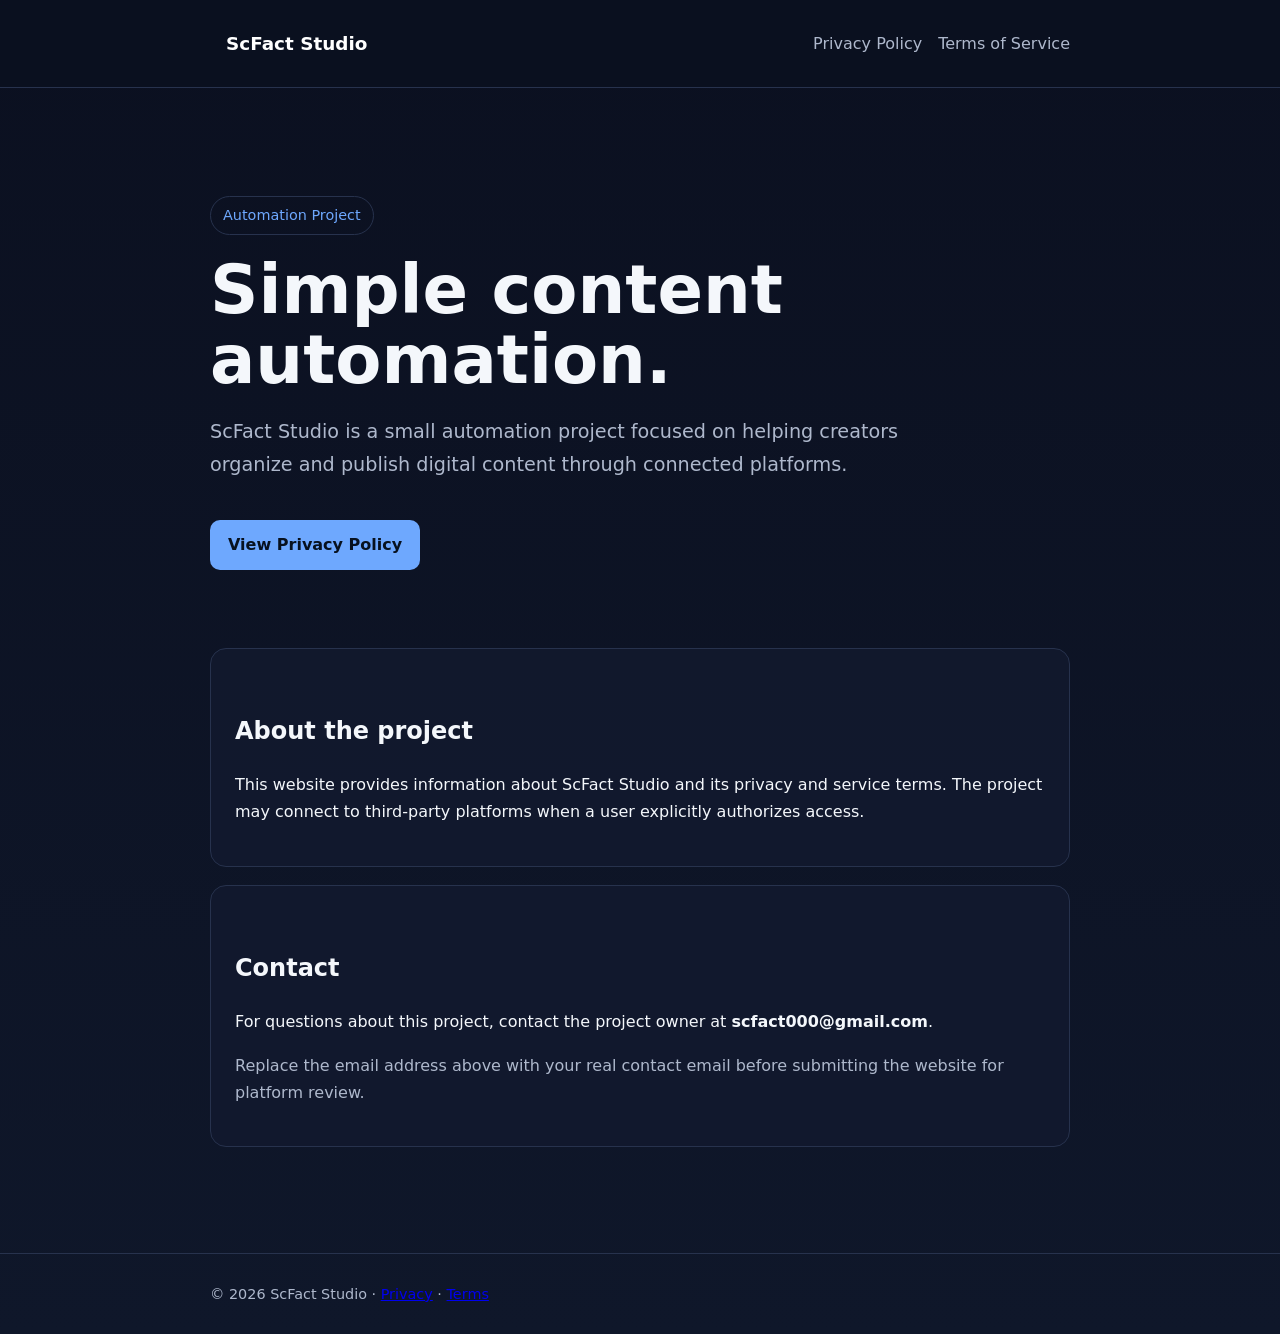
<file: index.html>
<!doctype html>
<html lang="en">
<head>
<meta charset="utf-8"><meta name="viewport" content="width=device-width,initial-scale=1">
<title>ScFact Studio</title><meta name="description" content="Automation tools for publishing and managing digital content.">
<link rel="stylesheet" href="styles.css">
</head>
<body>
<header><div class="container"><nav>
<a class="brand" href="index.html">ScFact Studio</a>
<div><a href="privacy.html">Privacy Policy</a><a href="terms.html">Terms of Service</a></div>
</nav></div></header>
<main class="container">
<section class="hero">
<span class="badge">Automation Project</span>
<h1>Simple content automation.</h1>
<p class="lead">ScFact Studio is a small automation project focused on helping creators organize and publish digital content through connected platforms.</p>
<a class="button" href="privacy.html">View Privacy Policy</a>
</section>
<section class="card">
<h2>About the project</h2>
<p>This website provides information about ScFact Studio and its privacy and service terms. The project may connect to third-party platforms when a user explicitly authorizes access.</p>
</section>
<section class="card">
<h2>Contact</h2>
<p>For questions about this project, contact the project owner at <strong>scfact000@gmail.com</strong>.</p>
<p class="muted">Replace the email address above with your real contact email before submitting the website for platform review.</p>
</section>
</main>
<footer><div class="container">© 2026 ScFact Studio · <a href="privacy.html">Privacy</a> · <a href="terms.html">Terms</a></div></footer>
</body></html>
</file>
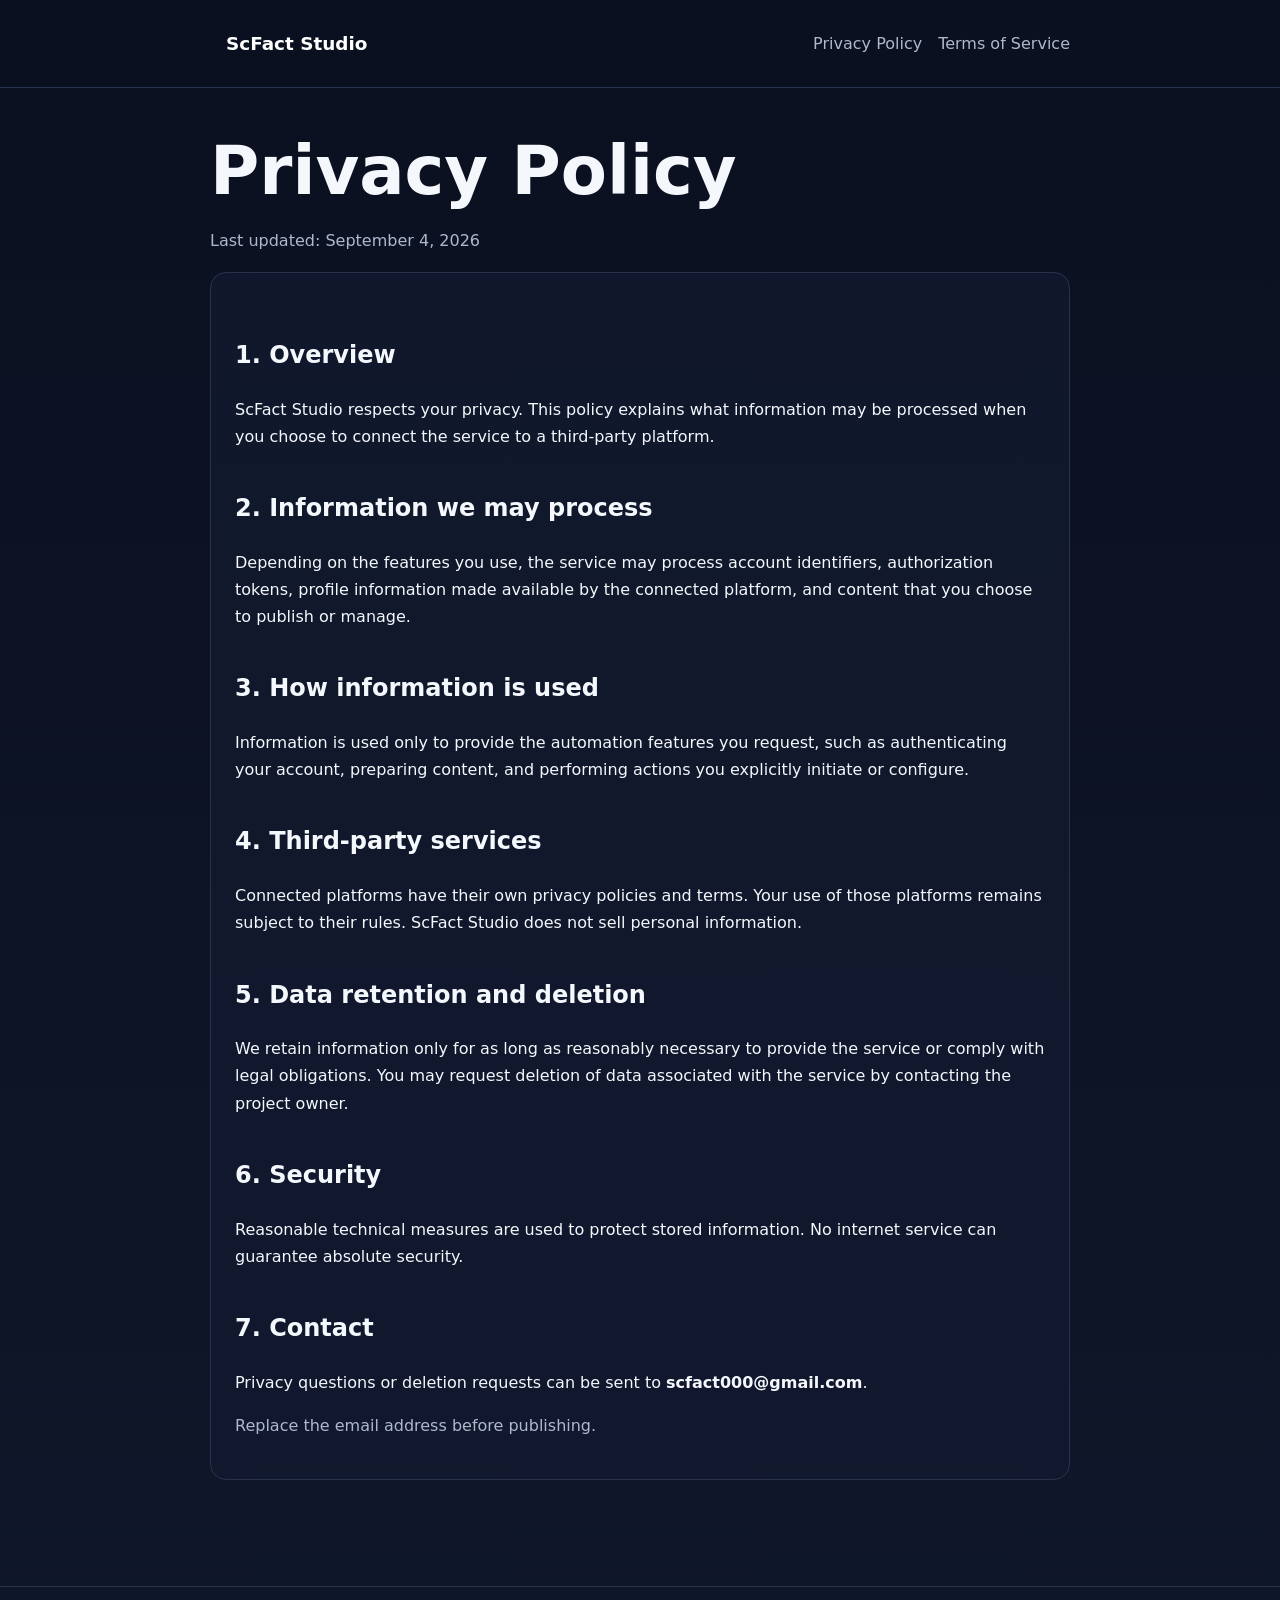
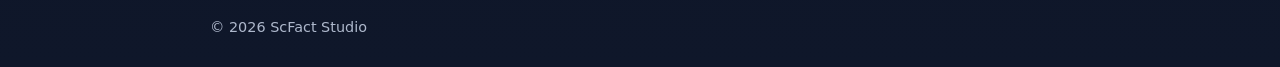
<file: privacy.html>
<!doctype html>
<html lang="en">
<head><meta charset="utf-8"><meta name="viewport" content="width=device-width,initial-scale=1">
<title>Privacy Policy — ScFact Studio</title><link rel="stylesheet" href="styles.css"></head>
<body>
<header><div class="container"><nav><a class="brand" href="index.html">ScFact Studio</a><div><a href="privacy.html">Privacy Policy</a><a href="terms.html">Terms of Service</a></div></nav></div></header>
<main class="container">
<h1>Privacy Policy</h1><p class="muted">Last updated: September 4, 2026</p>
<div class="card">
<h2>1. Overview</h2>
<p>ScFact Studio respects your privacy. This policy explains what information may be processed when you choose to connect the service to a third-party platform.</p>
<h2>2. Information we may process</h2>
<p>Depending on the features you use, the service may process account identifiers, authorization tokens, profile information made available by the connected platform, and content that you choose to publish or manage.</p>
<h2>3. How information is used</h2>
<p>Information is used only to provide the automation features you request, such as authenticating your account, preparing content, and performing actions you explicitly initiate or configure.</p>
<h2>4. Third-party services</h2>
<p>Connected platforms have their own privacy policies and terms. Your use of those platforms remains subject to their rules. ScFact Studio does not sell personal information.</p>
<h2>5. Data retention and deletion</h2>
<p>We retain information only for as long as reasonably necessary to provide the service or comply with legal obligations. You may request deletion of data associated with the service by contacting the project owner.</p>
<h2>6. Security</h2>
<p>Reasonable technical measures are used to protect stored information. No internet service can guarantee absolute security.</p>
<h2>7. Contact</h2>
<p>Privacy questions or deletion requests can be sent to <strong>scfact000@gmail.com</strong>.</p>
<p class="muted">Replace the email address before publishing.</p>
</div>
</main>
<footer><div class="container">© 2026 ScFact Studio</div></footer>
</body></html>
</file>
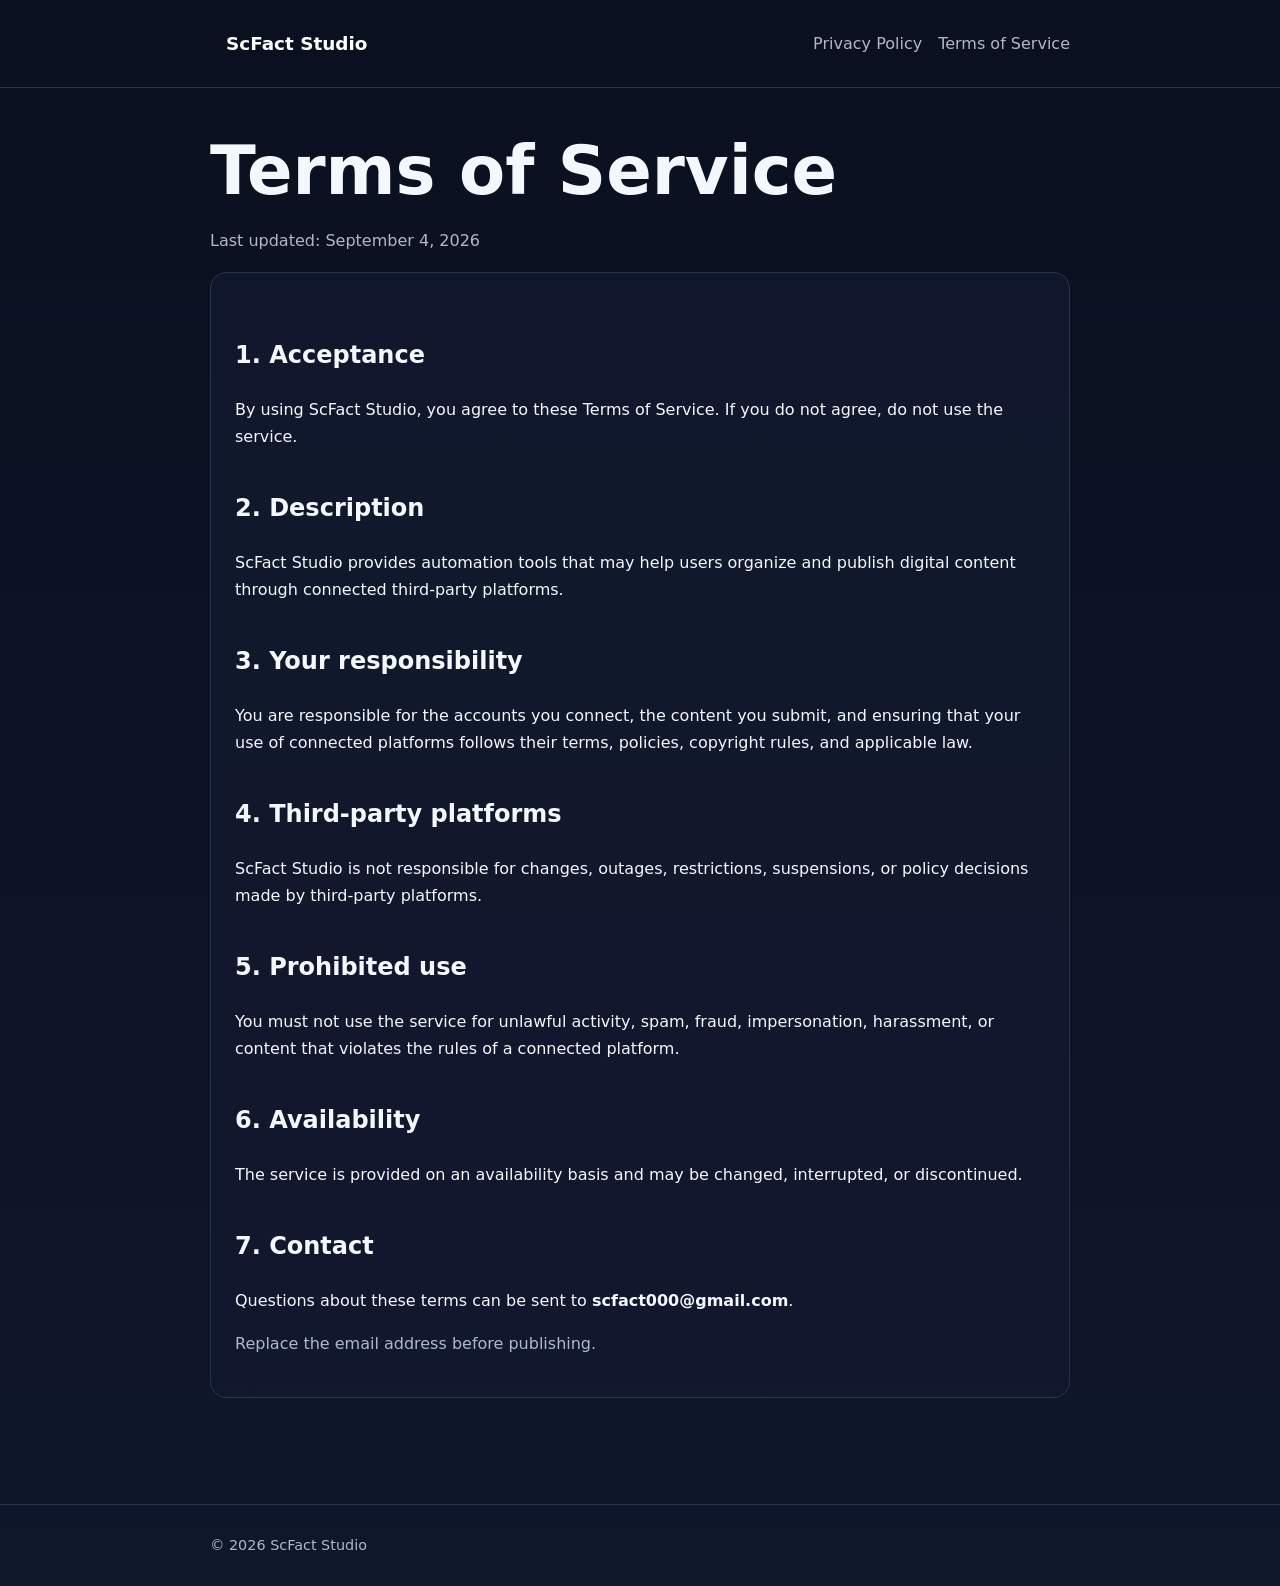
<file: terms.html>
<!doctype html>
<html lang="en">
<head><meta charset="utf-8"><meta name="viewport" content="width=device-width,initial-scale=1">
<title>Terms of Service — ScFact Studio</title><link rel="stylesheet" href="styles.css"></head>
<body>
<header><div class="container"><nav><a class="brand" href="index.html">ScFact Studio</a><div><a href="privacy.html">Privacy Policy</a><a href="terms.html">Terms of Service</a></div></nav></div></header>
<main class="container">
<h1>Terms of Service</h1><p class="muted">Last updated: September 4, 2026</p>
<div class="card">
<h2>1. Acceptance</h2>
<p>By using ScFact Studio, you agree to these Terms of Service. If you do not agree, do not use the service.</p>
<h2>2. Description</h2>
<p>ScFact Studio provides automation tools that may help users organize and publish digital content through connected third-party platforms.</p>
<h2>3. Your responsibility</h2>
<p>You are responsible for the accounts you connect, the content you submit, and ensuring that your use of connected platforms follows their terms, policies, copyright rules, and applicable law.</p>
<h2>4. Third-party platforms</h2>
<p>ScFact Studio is not responsible for changes, outages, restrictions, suspensions, or policy decisions made by third-party platforms.</p>
<h2>5. Prohibited use</h2>
<p>You must not use the service for unlawful activity, spam, fraud, impersonation, harassment, or content that violates the rules of a connected platform.</p>
<h2>6. Availability</h2>
<p>The service is provided on an availability basis and may be changed, interrupted, or discontinued.</p>
<h2>7. Contact</h2>
<p>Questions about these terms can be sent to <strong>scfact000@gmail.com</strong>.</p>
<p class="muted">Replace the email address before publishing.</p>
</div>
</main>
<footer><div class="container">© 2026 ScFact Studio</div></footer>
</body></html>
</file>
<file: styles.css>
:root{--bg:#0b1020;--card:#121a2f;--text:#f4f7fb;--muted:#aeb8cc;--accent:#6ea8fe;--border:#27324d}
*{box-sizing:border-box}body{margin:0;font-family:Inter,system-ui,-apple-system,BlinkMacSystemFont,"Segoe UI",sans-serif;background:linear-gradient(180deg,#0b1020,#0f172a);color:var(--text);line-height:1.7}
.container{max-width:900px;margin:auto;padding:28px 20px}header{border-bottom:1px solid var(--border);background:rgba(11,16,32,.9)}
nav{display:flex;justify-content:space-between;align-items:center;gap:18px;flex-wrap:wrap}.brand{font-weight:800;font-size:1.15rem;color:white;text-decoration:none}
nav a{color:var(--muted);text-decoration:none;margin-left:16px}nav a:hover{color:white}
.hero{padding:80px 0 60px}.badge{display:inline-block;padding:6px 12px;border:1px solid var(--border);border-radius:999px;color:var(--accent);font-size:.9rem}
h1{font-size:clamp(2.3rem,6vw,4.2rem);line-height:1.05;margin:20px 0}h2{margin-top:38px}h3{margin-top:28px}
.lead{font-size:1.2rem;color:var(--muted);max-width:700px}.button{display:inline-block;margin-top:20px;padding:11px 18px;border-radius:10px;background:var(--accent);color:#07111f;text-decoration:none;font-weight:700}
.card{background:rgba(18,26,47,.8);border:1px solid var(--border);border-radius:16px;padding:24px;margin:18px 0}
footer{border-top:1px solid var(--border);margin-top:60px;color:var(--muted);font-size:.9rem}
small,.muted{color:var(--muted)}ul{padding-left:24px}
</file>
